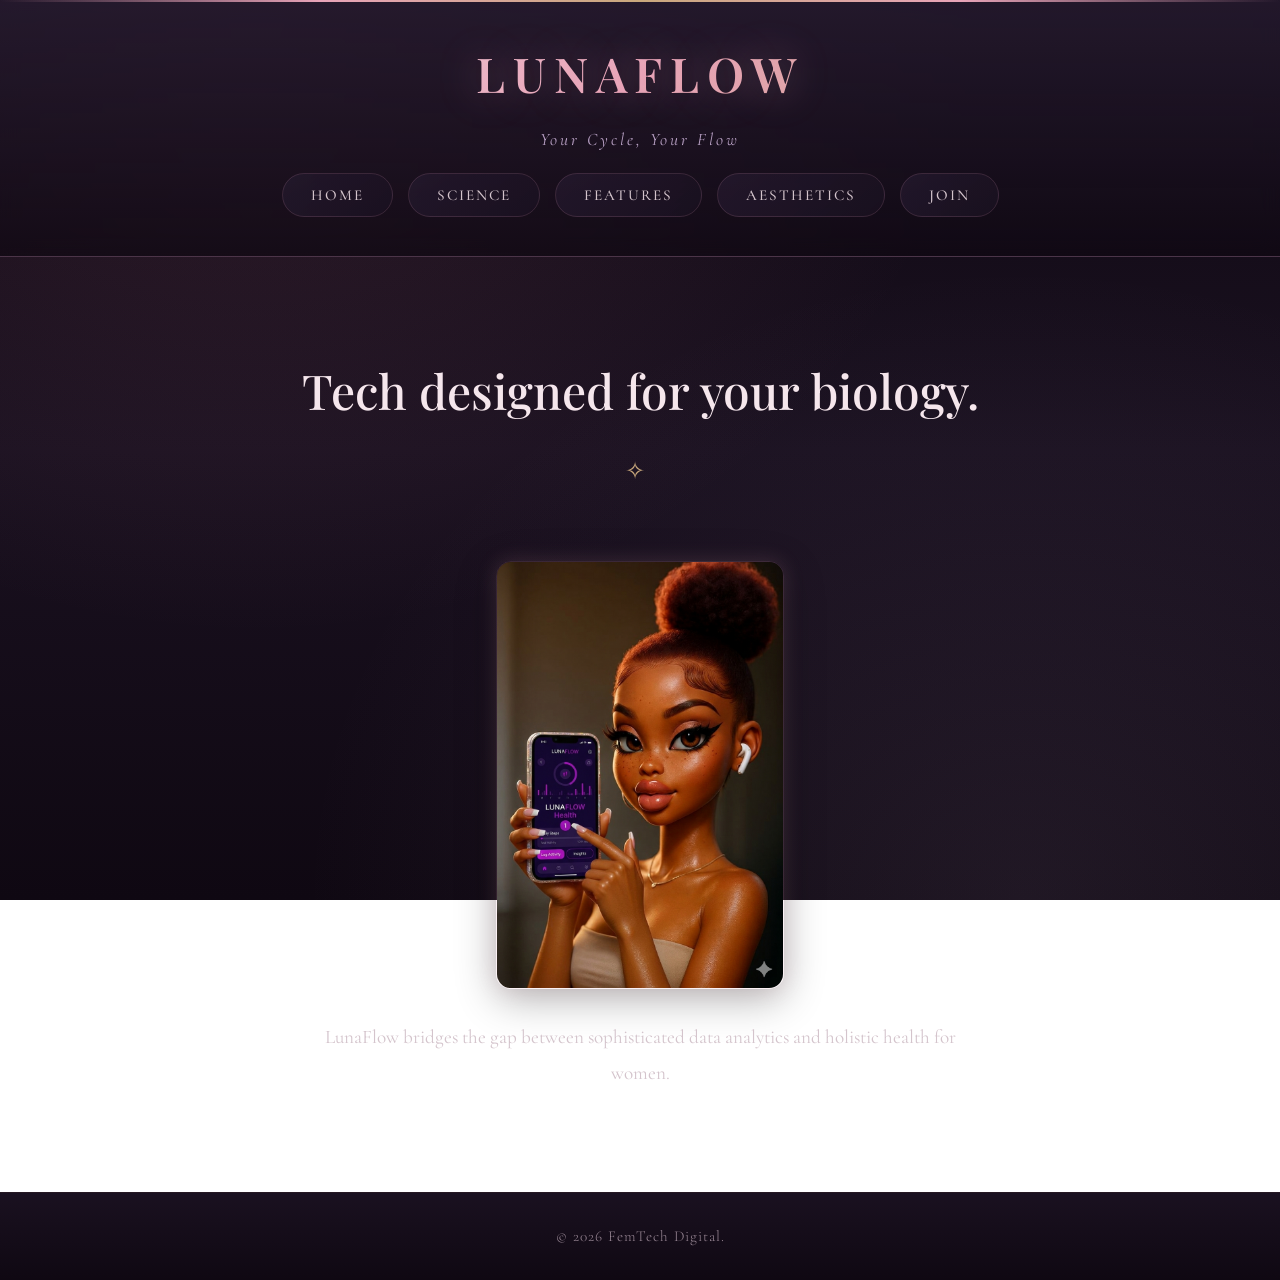
<file: Index.html>
<!DOCTYPE html>
<html lang="en">
<head>
    <meta charset="UTF-8">
    <meta name="viewport" content="width=device-width, initial-scale=1.0">
    <title>LunaFlow | Digital Wellness</title>
    <link rel="stylesheet" href="style.css">
</head>
<body>
    <header>
        <div class="logo">LUNAFLOW</div>
        <div class="tagline">Your Cycle, Your Flow</div>
    <nav>
        <ul>
                <li><a href="index.html">Home</a></li>
                <li><a href="about.html">Science</a></li>
                <li><a href="features.html">Features</a></li>
                <li><a href="gallery.html">Aesthetics</a></li>
                <li><a href="contact.html">Join</a></li>
            </ul>
    </nav>
    </header>

    <main>
        <section>
            <h1>Tech designed for your biology.</h1>
            <img src="femitech.png" alt="Woman holding smartphone with health app">
            <p>LunaFlow bridges the gap between sophisticated data analytics and holistic health for women.</p>
        </section>
    </main>

    <footer>&copy; 2026 FemTech Digital.</footer>
</body>
</html>
</file>
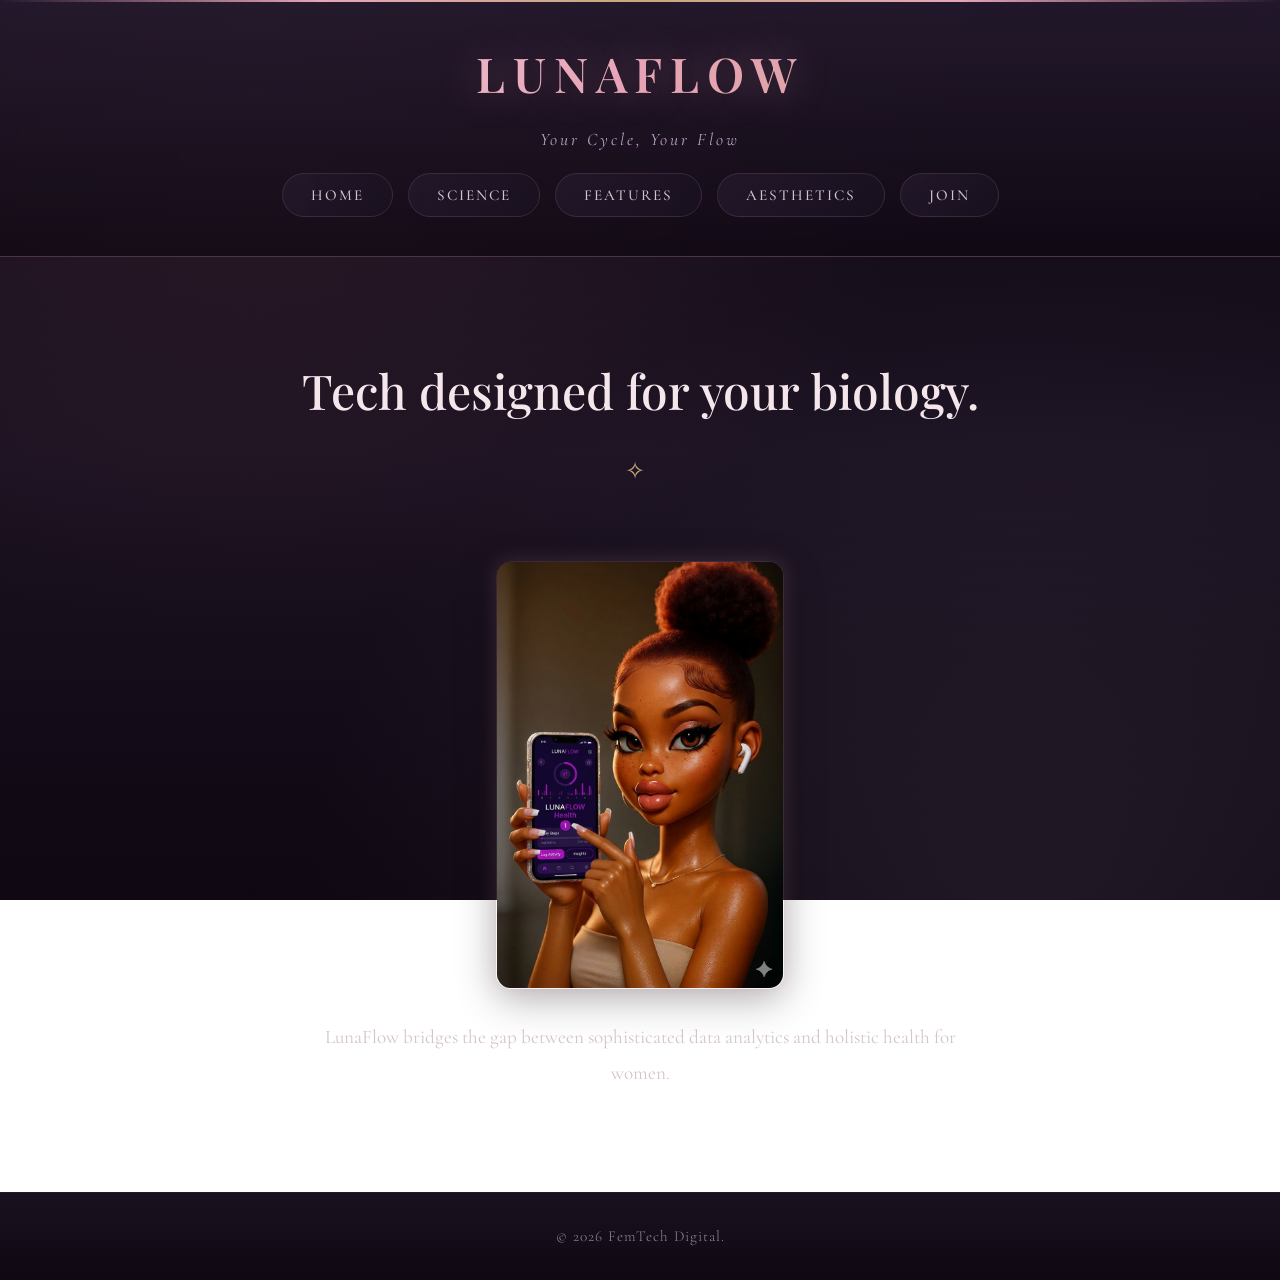
<file: index.html>
<!DOCTYPE html>
<html lang="en">
<head>
    <meta charset="UTF-8">
    <meta name="viewport" content="width=device-width, initial-scale=1.0">
    <title>LunaFlow | Digital Wellness</title>
    <link rel="stylesheet" href="style.css">
</head>
<body>
    <header>
        <div class="logo">LUNAFLOW</div>
        <div class="tagline">Your Cycle, Your Flow</div>
    <nav>
        <ul>
                <li><a href="index.html">Home</a></li>
                <li><a href="about.html">Science</a></li>
                <li><a href="features.html">Features</a></li>
                <li><a href="gallery.html">Aesthetics</a></li>
                <li><a href="contact.html">Join</a></li>
            </ul>
    </nav>
    </header>

    <main>
        <section>
            <h1>Tech designed for your biology.</h1>
            <img src="femitech.png" alt="Woman holding smartphone with health app">
            <p>LunaFlow bridges the gap between sophisticated data analytics and holistic health for women.</p>
        </section>
    </main>

    <footer>&copy; 2026 FemTech Digital.</footer>
</body>
</html>
</file>
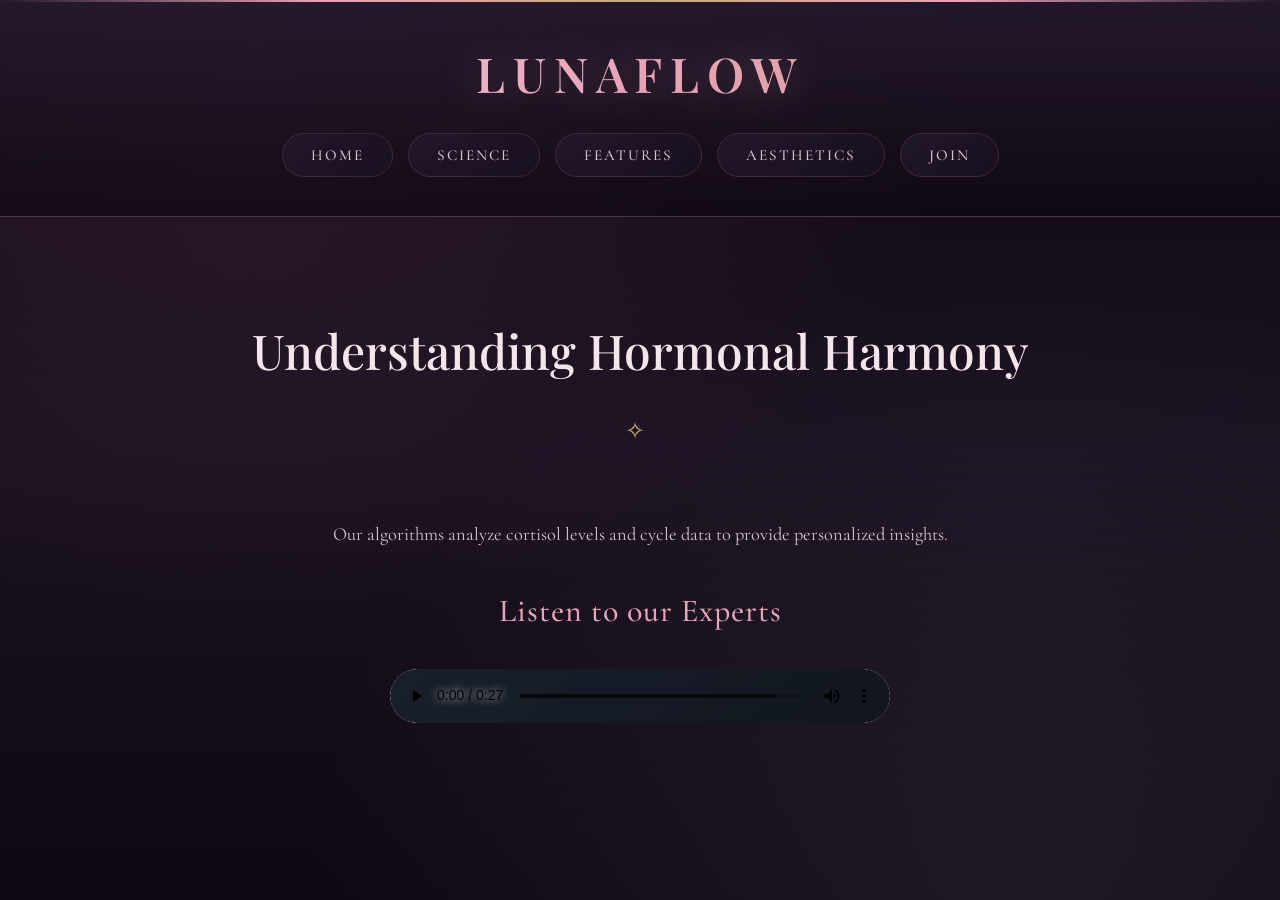
<file: about.html>
<!DOCTYPE html>
<html lang="en">
<head>
    <meta charset="UTF-8">
    <title>The Science | LunaFlow</title>
    <link rel="stylesheet" href="style.css">
</head>
<body>
    <header>
        <div class="logo">LUNAFLOW</div>
        <nav>
            <ul>
                <li><a href="index.html">Home</a></li>
                <li><a href="about.html">Science</a></li>
                <li><a href="features.html">Features</a></li>
                <li><a href="gallery.html">Aesthetics</a></li>
                <li><a href="contact.html">Join</a></li>
            </ul>
        </nav>
    </header>

    <main>
        <article>
            <h1>Understanding Hormonal Harmony</h1>
            <p>Our algorithms analyze cortisol levels and cycle data to provide personalized insights.</p>
            
            <section>
                <h2>Listen to our Experts</h2>
                <audio controls>
                    <source src="Cycle_of_Serenity.mp3" type="audio/mpeg">
                    Your browser does not support the audio element.
                </audio>
            </section>
        </article>
    </main>
</body>
</html>
</file>
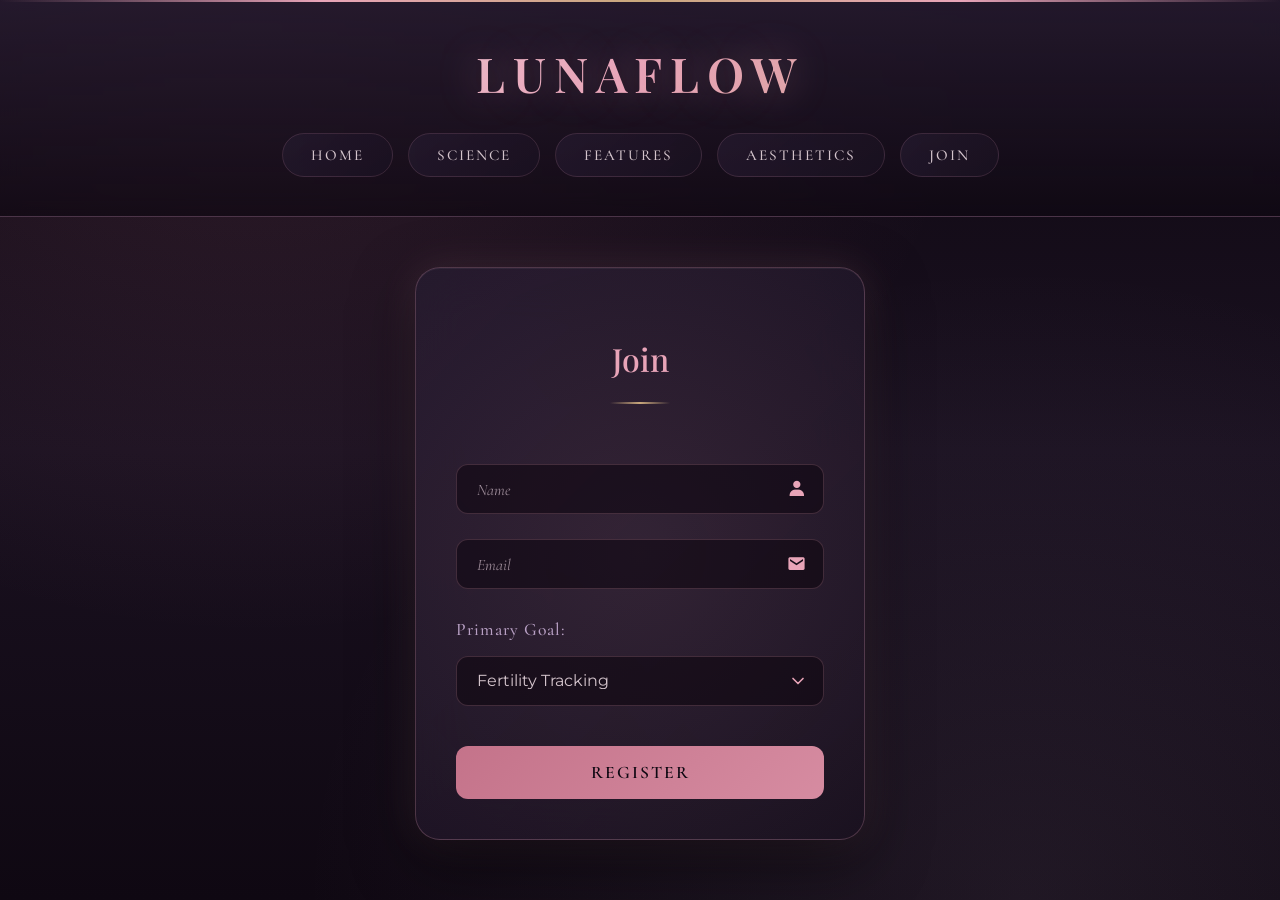
<file: contact.html>
<!DOCTYPE html>
<html lang="en">
<head>
    <meta charset="UTF-8">
    <title>Join | LunaFlow</title>
    <link href='https://unpkg.com/boxicons@2.1.4/css/boxicons.min.css' rel='stylesheet'>
    <link rel="stylesheet" href="style.css">
</head>
<body>
    <header>
        <div class="logo">LUNAFLOW</div>
        <nav>
            <ul>
                <li><a href="index.html">Home</a></li>
                <li><a href="about.html">Science</a></li>
                <li><a href="features.html">Features</a></li>
                <li><a href="gallery.html">Aesthetics</a></li>
                <li><a href="contact.html">Join</a></li>
            </ul>
        </nav>
    </header>

    <main>
        <div class="wrapper">
            <h1>Join</h1>
            <form action="#" method="post">
                <div class="input-box">
                    <input type="text" placeholder="Name" name="name" required>
                    <i class='bx bxs-user'></i>
                </div>
                <div class="input-box">
                    <input type="text" placeholder="Email" name="email" required>
                    <i class='bx bxs-envelope'></i>
                </div>
                <div class="input-box">
                    <label for="goal">Primary Goal:</label>
                    <select id="goal" name="goal">
                        <option value="fertility">Fertility Tracking</option>
                        <option value="hormone">Hormonal Balance</option>
                        <option value="fitness">Fitness Optimization</option>
                    </select>
                </div>
                <input type="submit" value="Register">
            </form>
        </div>
    </main>
</body>
</html>
</file>
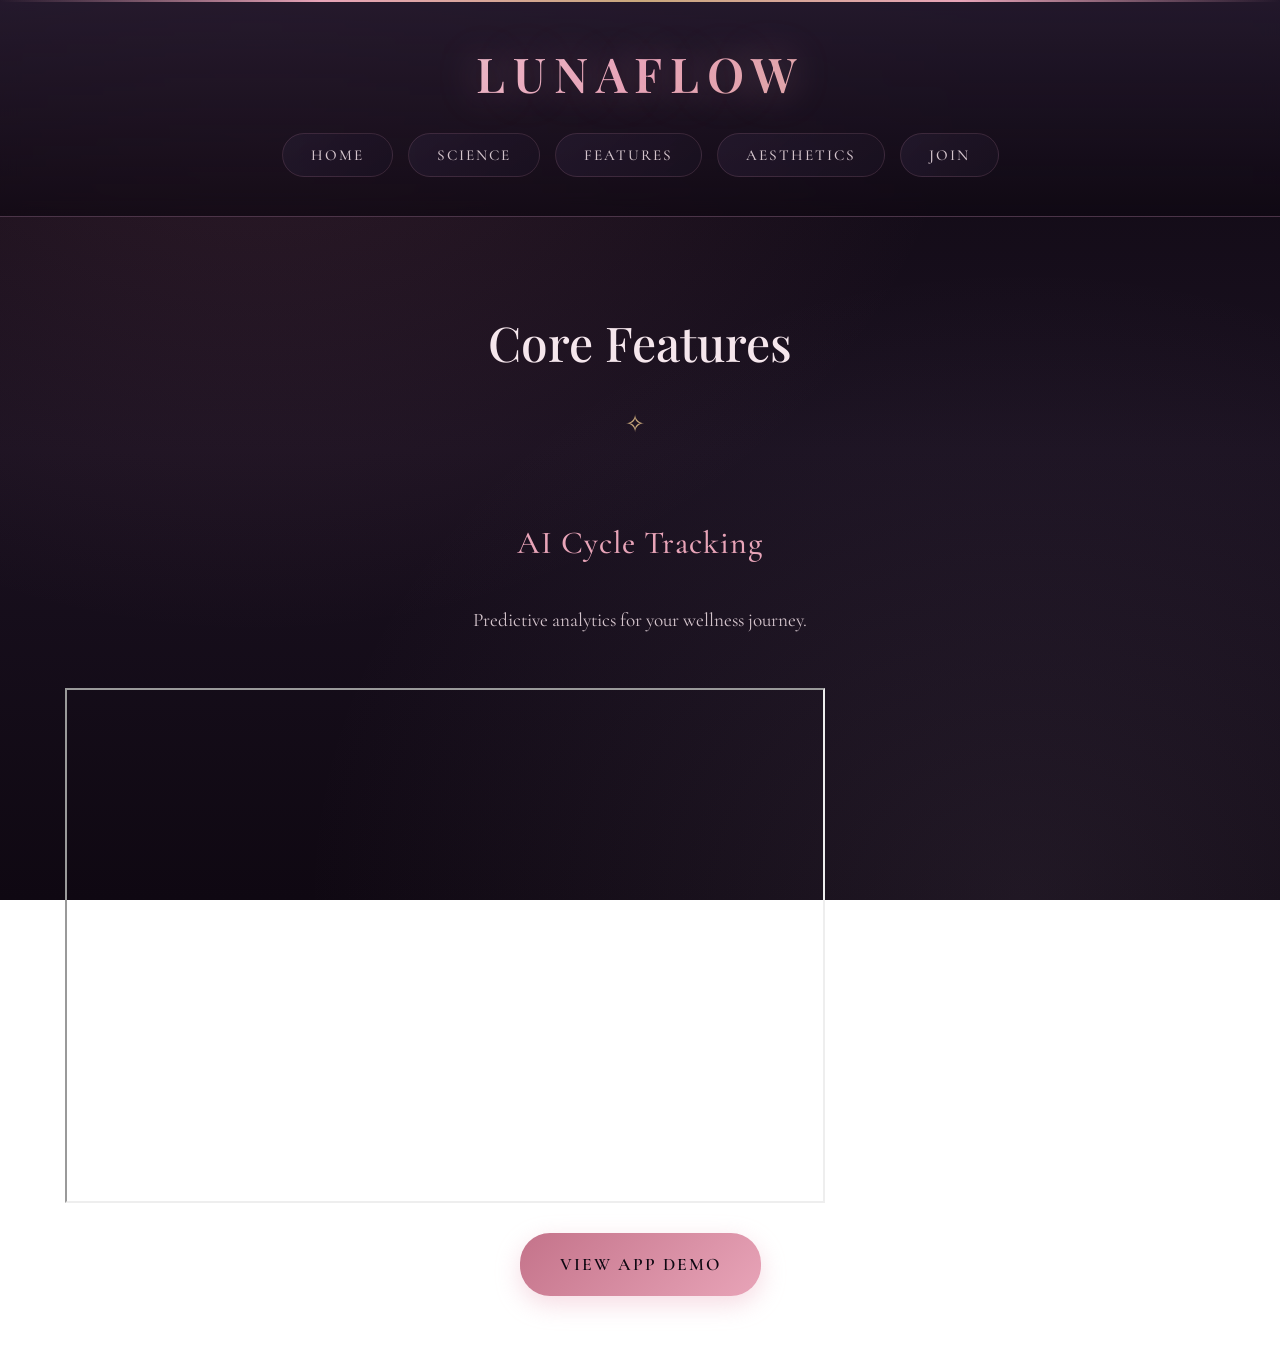
<file: features.html>
<!DOCTYPE html>
<html lang="en">
<head>
    <meta charset="UTF-8">
    <title>Features | LunaFlow</title>
    <link rel="stylesheet" href="style.css">
</head>
<body>
    <header>
        <div class="logo">LUNAFLOW</div>
        <nav>
            <ul>
                <li><a href="index.html">Home</a></li>
                <li><a href="about.html">Science</a></li>
                <li><a href="features.html">Features</a></li>
                <li><a href="gallery.html">Aesthetics</a></li>
                <li><a href="contact.html">Join</a></li>
            </ul>
        </nav>
    </header>

    <main>
        <h1>Core Features</h1>
        <section>
            <h2>AI Cycle Tracking</h2>
            <p>Predictive analytics for your wellness journey.</p>
            <iframe width="760" height="515" src="https://lunaflow.my.canva.site/" title="App Demo Video"></iframe>
            <a href="https://lunaflow.my.canva.site/" target="_blank" class="demo-button">View App Demo</a>
        </section>
    </main>
</body>
</html>
</file>
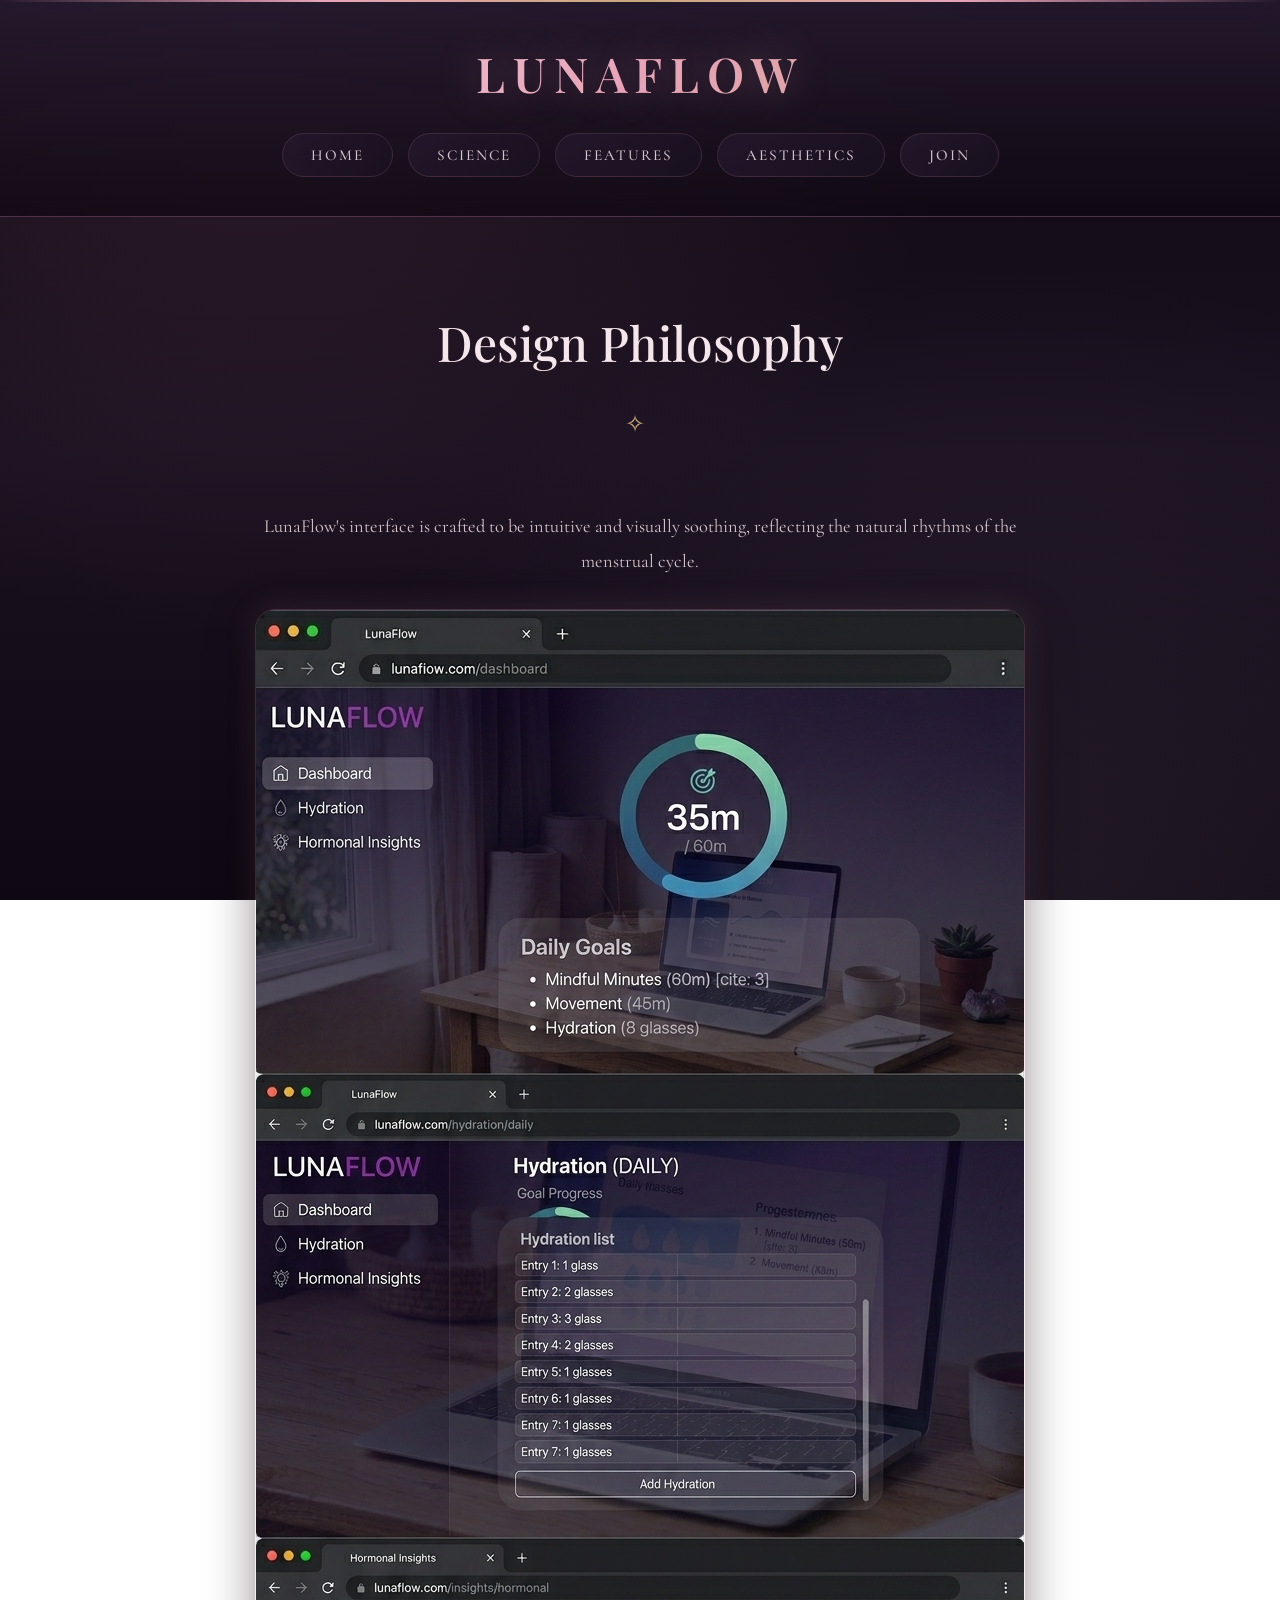
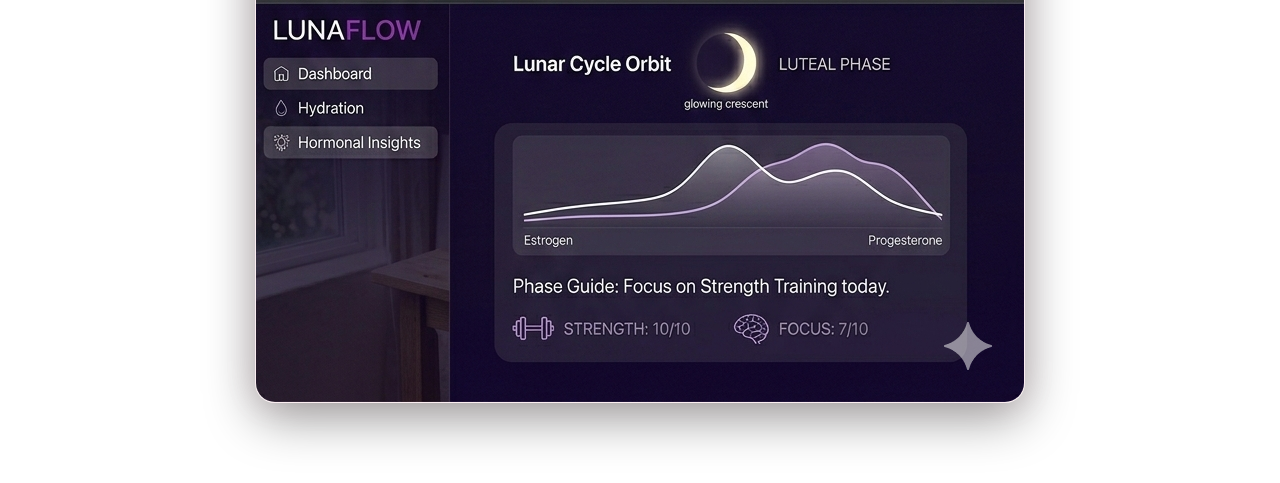
<file: gallery.html>
<!DOCTYPE html>
<html lang="en">
<head>
    <meta charset="UTF-8">
    <title>Aesthetics | LunaFlow</title>
    <link rel="stylesheet" href="style.css">
    <style>
        .grid-container {
            display: grid;
            grid-template-columns: repeat(auto-fill, minmax(250px, 1fr));
            gap: 15px;
        }
    </style>
</head>
<body>
    <header>
        <div class="logo">LUNAFLOW</div>
        <nav>
            <ul>
                <li><a href="index.html">Home</a></li>
                <li><a href="about.html">Science</a></li>
                <li><a href="features.html">Features</a></li>
                <li><a href="gallery.html">Aesthetics</a></li>
                <li><a href="contact.html">Join</a></li>
            </ul>
        </nav>
    </header>

    <main>
            <h1>Design Philosophy</h1>
            <p>LunaFlow's interface is crafted to be intuitive and visually soothing, reflecting the natural rhythms of the menstrual cycle.</p>
            <img src="lunaflow.png" alt="LunaFlow app interface">
    </main>
</body>
</html>
</file>
<file: style.css>
/* LunaFlow Styles - Dark Feminine Theme */
@import url('https://fonts.googleapis.com/css2?family=Cormorant+Garamond:ital,wght@0,300;0,400;0,500;0,600;0,700;1,400;1,500&family=Great+Vibes&family=Playfair+Display:ital,wght@0,400;0,500;0,600;0,700;1,400;1,500&family=Montserrat:wght@300;400;500&display=swap');

:root {
    /* Rich Dark Feminine Palette */
    --bg-primary: #0f0812;
    --bg-secondary: #1a1120;
    --bg-tertiary: #251a2e;
    --bg-card: rgba(37, 26, 46, 0.7);
    
    /* Accent Colors - Rose Gold & Mauve */
    --accent-primary: #e8a4b8;
    --accent-secondary: #d4839a;
    --accent-gold: #c9a87c;
    --accent-rose: #c4738a;
    --accent-lavender: #b8a0c4;
    
    /* Text Colors */
    --text-primary: #f5e6ec;
    --text-secondary: #d4c4cc;
    --text-muted: #9a8896;
    
    /* Font Families */
    --font-display: 'Playfair Display', serif;
    --font-heading: 'Cormorant Garamond', serif;
    --font-body: 'Montserrat', sans-serif;
    --font-accent: 'Great Vibes', cursive;
}

* {
    box-sizing: border-box;
}

body {
    background: 
        radial-gradient(ellipse at 20% 0%, rgba(200, 115, 138, 0.15) 0%, transparent 50%),
        radial-gradient(ellipse at 80% 100%, rgba(184, 160, 196, 0.1) 0%, transparent 50%),
        linear-gradient(180deg, var(--bg-primary) 0%, var(--bg-secondary) 50%, var(--bg-primary) 100%);
    background-attachment: fixed;
    color: var(--text-primary);
    margin: 0;
    font-family: var(--font-body);
    font-weight: 300;
    line-height: 1.8;
    min-height: 100vh;
    display: flex;
    flex-direction: column;
}

header {
    text-align: center;
    padding: 30px 20px;
    background: linear-gradient(180deg, 
        rgba(37, 26, 46, 0.9) 0%, 
        rgba(15, 8, 18, 0.7) 100%);
    backdrop-filter: blur(10px);
    border-bottom: 1px solid rgba(232, 164, 184, 0.2);
    position: relative;
    overflow: hidden;
}

header::before {
    content: '';
    position: absolute;
    top: 0;
    left: 0;
    right: 0;
    height: 2px;
    background: linear-gradient(90deg, 
        transparent, 
        var(--accent-primary), 
        var(--accent-gold), 
        var(--accent-primary), 
        transparent);
}

.logo {
    font-size: 3rem;
    font-family: var(--font-display);
    font-weight: 600;
    letter-spacing: 8px;
    text-transform: uppercase;
    margin: 0;
    background: linear-gradient(135deg, #f5e6ec 0%, #e8a4b8 50%, #c9a87c 100%);
    -webkit-background-clip: text;
    -webkit-text-fill-color: transparent;
    background-clip: text;
    text-shadow: 0 0 40px rgba(232, 164, 184, 0.4);
    position: relative;
}

.tagline {
    font-size: 1.1rem;
    font-family: var(--font-heading);
    font-style: italic;
    font-weight: 400;
    color: var(--accent-lavender);
    margin-top: 8px;
    letter-spacing: 3px;
}

nav {
    margin-top: 25px;
}

nav ul {
    display: flex;
    justify-content: center;
    gap: 15px;
    list-style: none;
    padding: 0;
    flex-wrap: wrap;
}

nav a {
    text-decoration: none;
    font-family: var(--font-heading);
    font-size: 0.95rem;
    font-weight: 500;
    letter-spacing: 2px;
    text-transform: uppercase;
    color: var(--text-secondary);
    padding: 12px 28px;
    border-radius: 30px;
    transition: all 0.4s cubic-bezier(0.4, 0, 0.2, 1);
    background: linear-gradient(135deg, 
        rgba(37, 26, 46, 0.8), 
        rgba(26, 17, 32, 0.9));
    border: 1px solid rgba(232, 164, 184, 0.15);
    backdrop-filter: blur(5px);
}

nav a:hover {
    background: linear-gradient(135deg, 
        var(--accent-rose), 
        var(--accent-primary));
    color: var(--bg-primary);
    border-color: var(--accent-primary);
    transform: translateY(-3px);
    box-shadow: 0 8px 25px rgba(232, 164, 184, 0.35);
    letter-spacing: 3px;
}

main {
    flex: 1;
    max-width: 1200px;
    margin: 0 auto;
    padding: 50px 25px;
    width: 100%;
}

main img {
    max-width: 100%;
    height: auto;
    display: block;
    margin: 30px auto;
    border-radius: 20px;
    box-shadow: 0 15px 50px rgba(0, 0, 0, 0.4),
                0 0 30px rgba(232, 164, 184, 0.15);
    border: 1px solid rgba(232, 164, 184, 0.2);
}

p {
    font-size: 1.15rem;
    font-family: var(--font-heading);
    font-weight: 400;
    color: var(--text-secondary);
    max-width: 800px;
    margin: 25px auto;
    text-align: center;
    line-height: 1.9;
}

h1 {
    font-family: var(--font-display);
    font-size: 3rem;
    font-weight: 500;
    text-align: center;
    color: var(--text-primary);
    margin-bottom: 40px;
    position: relative;
    display: inline-block;
    width: 100%;
}

h1::after {
    content: '✧';
    display: block;
    font-size: 1.5rem;
    color: var(--accent-gold);
    margin-top: 15px;
    letter-spacing: 10px;
}

h2 {
    font-family: var(--font-heading);
    font-size: 2rem;
    font-weight: 500;
    color: var(--accent-primary);
    text-align: center;
    margin: 30px 0;
    letter-spacing: 1px;
}

section img {
    max-width: 25%;
    height: auto;
    display: block;
    margin: 30px auto;
    border-radius: 15px;
    box-shadow: 0 10px 40px rgba(0, 0, 0, 0.3),
                0 0 20px rgba(232, 164, 184, 0.2);
    border: 1px solid rgba(232, 164, 184, 0.15);
}

section p {
    text-align: center;
    max-width: 650px;
    margin: 0 auto 50px;
    font-size: 1.2rem;
    color: var(--text-secondary);
}

article {
    max-width: 800px;
    margin: 0 auto;
}

/* Audio Player Styling */
audio {
    width: 100%;
    max-width: 500px;
    display: block;
    margin: 30px auto;
    border-radius: 30px;
    filter: sepia(20%) hue-rotate(300deg);
}

audio::-webkit-media-controls-panel {
    background: linear-gradient(135deg, 
        var(--bg-tertiary), 
        var(--bg-secondary));
}

footer {
    background: linear-gradient(180deg, 
        var(--bg-secondary), 
        var(--bg-primary));
    color: var(--text-muted);
    text-align: center;
    padding: 30px;
    margin-top: auto;
    font-family: var(--font-heading);
    font-size: 0.95rem;
    letter-spacing: 1px;
    border-top: 1px solid rgba(232, 164, 184, 0.1);
}

/* Fade-in Animation */
@keyframes fadeIn {
    from {
        opacity: 0;
        transform: translateY(30px);
    }
    to {
        opacity: 1;
        transform: translateY(0);
    }
}

@keyframes shimmer {
    0% {
        background-position: -200% center;
    }
    100% {
        background-position: 200% center;
    }
}

@keyframes glow {
    0%, 100% {
        box-shadow: 0 0 20px rgba(232, 164, 184, 0.3);
    }
    50% {
        box-shadow: 0 0 40px rgba(232, 164, 184, 0.5);
    }
}

section {
    animation: fadeIn 1s ease-out;
}

/* Responsive Design */
@media (max-width: 768px) {
    h1 {
        font-size: 2.2rem;
    }
    
    .logo {
        font-size: 2rem;
        letter-spacing: 4px;
    }
    
    .tagline {
        font-size: 0.95rem;
    }
    
    nav ul {
        flex-direction: column;
        align-items: center;
        gap: 12px;
    }
    
    nav a {
        width: 80%;
        text-align: center;
    }
    
    section img {
        max-width: 60%;
    }
}

/* Form Wrapper - Glassmorphism */
.wrapper {
    background: linear-gradient(135deg, 
        rgba(37, 26, 46, 0.9), 
        rgba(26, 17, 32, 0.95));
    border: 1px solid rgba(232, 164, 184, 0.25);
    color: var(--text-primary);
    backdrop-filter: blur(25px);
    box-shadow: 
        0 20px 60px rgba(0, 0, 0, 0.5),
        0 0 40px rgba(232, 164, 184, 0.15),
        inset 0 1px 0 rgba(255, 255, 255, 0.05);
    width: 100%;
    max-width: 450px;
    margin: 0 auto;
    border-radius: 25px;
    padding: 40px;
    position: relative;
    overflow: hidden;
}

.wrapper::before {
    content: '';
    position: absolute;
    top: -50%;
    left: -50%;
    width: 200%;
    height: 200%;
    background: radial-gradient(circle, 
        rgba(232, 164, 184, 0.1) 0%, 
        transparent 50%);
    animation: glow 4s ease-in-out infinite;
    pointer-events: none;
}

.wrapper h1 {
    font-family: var(--font-display);
    font-size: 2rem;
    text-align: center;
    color: var(--accent-primary);
    margin-bottom: 35px;
    position: relative;
}

.wrapper h1::after {
    content: '';
    display: block;
    width: 60px;
    height: 2px;
    background: linear-gradient(90deg, transparent, var(--accent-gold), transparent);
    margin: 15px auto 0;
}

.wrapper .input-box {
    position: relative;
    width: 100%;
    margin: 25px 0;
}

.input-box input,
.input-box select {
    width: 100%;
    height: 50px;
    background: rgba(15, 8, 18, 0.6);
    border: 1px solid rgba(232, 164, 184, 0.2);
    border-radius: 12px;
    padding: 5px 20px;
    font-size: 1rem;
    font-family: var(--font-body);
    color: var(--text-primary);
    transition: all 0.4s ease;
    outline: none;
    box-sizing: border-box;
}

.input-box input::placeholder {
    color: var(--text-muted);
    font-family: var(--font-heading);
    font-style: italic;
}

.input-box input:focus,
.input-box select:focus {
    border-color: var(--accent-primary);
    box-shadow: 0 0 25px rgba(232, 164, 184, 0.3),
                inset 0 0 10px rgba(232, 164, 184, 0.05);
    background: rgba(15, 8, 18, 0.8);
}

.input-box label {
    display: block;
    margin-bottom: 10px;
    font-family: var(--font-heading);
    font-weight: 500;
    font-size: 1.1rem;
    color: var(--accent-lavender);
    letter-spacing: 1px;
}

.input-box select {
    cursor: pointer;
    appearance: none;
    background-image: url("data:image/svg+xml;charset=UTF-8,%3csvg xmlns='http://www.w3.org/2000/svg' viewBox='0 0 24 24' fill='none' stroke='%23e8a4b8' stroke-width='2' stroke-linecap='round' stroke-linejoin='round'%3e%3cpolyline points='6 9 12 15 18 9'%3e%3c/polyline%3e%3c/svg%3e");
    background-repeat: no-repeat;
    background-position: right 15px center;
    background-size: 20px;
    color: var(--text-secondary);
}

.input-box select option {
    background: var(--bg-secondary);
    color: var(--text-primary);
}

.input-box i {
    position: absolute;
    right: 18px;
    top: 50%;
    transform: translateY(-50%);
    font-size: 1.2rem;
    color: var(--accent-primary);
    pointer-events: none;
    transition: color 0.3s ease;
}

.input-box input:focus ~ i {
    color: var(--accent-gold);
}

.wrapper input[type="submit"] {
    width: 100%;
    padding: 16px;
    border: none;
    border-radius: 12px;
    background: linear-gradient(135deg, 
        var(--accent-rose), 
        var(--accent-primary));
    background-size: 200% 200%;
    color: var(--bg-primary);
    font-size: 1.1rem;
    font-family: var(--font-heading);
    font-weight: 600;
    letter-spacing: 2px;
    text-transform: uppercase;
    cursor: pointer;
    transition: all 0.4s ease;
    margin-top: 15px;
    position: relative;
    overflow: hidden;
}

.wrapper input[type="submit"]::before {
    content: '';
    position: absolute;
    top: 0;
    left: -100%;
    width: 100%;
    height: 100%;
    background: linear-gradient(90deg, 
        transparent, 
        rgba(255, 255, 255, 0.3), 
        transparent);
    transition: left 0.5s ease;
}

.wrapper input[type="submit"]:hover {
    background-position: right center;
    transform: translateY(-3px);
    box-shadow: 0 12px 30px rgba(232, 164, 184, 0.45);
}

.wrapper input[type="submit"]:hover::before {
    left: 100%;
}

/* Selection Styling */
::selection {
    background: var(--accent-primary);
    color: var(--bg-primary);
}

/* Scrollbar Styling */
::-webkit-scrollbar {
    width: 10px;
}

::-webkit-scrollbar-track {
    background: var(--bg-primary);
}

::-webkit-scrollbar-thumb {
    background: linear-gradient(180deg, var(--accent-rose), var(--accent-lavender));
    border-radius: 5px;
}

::-webkit-scrollbar-thumb:hover {
    background: linear-gradient(180deg, var(--accent-primary), var(--accent-gold));
}

/* Demo Button Styling */
.demo-button {
    display: inline-block;
    padding: 16px 40px;
    font-family: var(--font-heading);
    font-size: 1.1rem;
    font-weight: 600;
    text-transform: uppercase;
    letter-spacing: 2px;
    text-decoration: none;
    color: var(--bg-primary);
    background: linear-gradient(135deg, var(--accent-rose), var(--accent-primary));
    border-radius: 30px;
    transition: all 0.4s ease;
    margin: 20px auto;
    display: block;
    width: fit-content;
    box-shadow: 0 8px 25px rgba(232, 164, 184, 0.4);
}

.demo-button:hover {
    transform: translateY(-3px);
    box-shadow: 0 12px 35px rgba(232, 164, 184, 0.55);
    background: linear-gradient(135deg, var(--accent-primary), var(--accent-gold));
}
</file>
